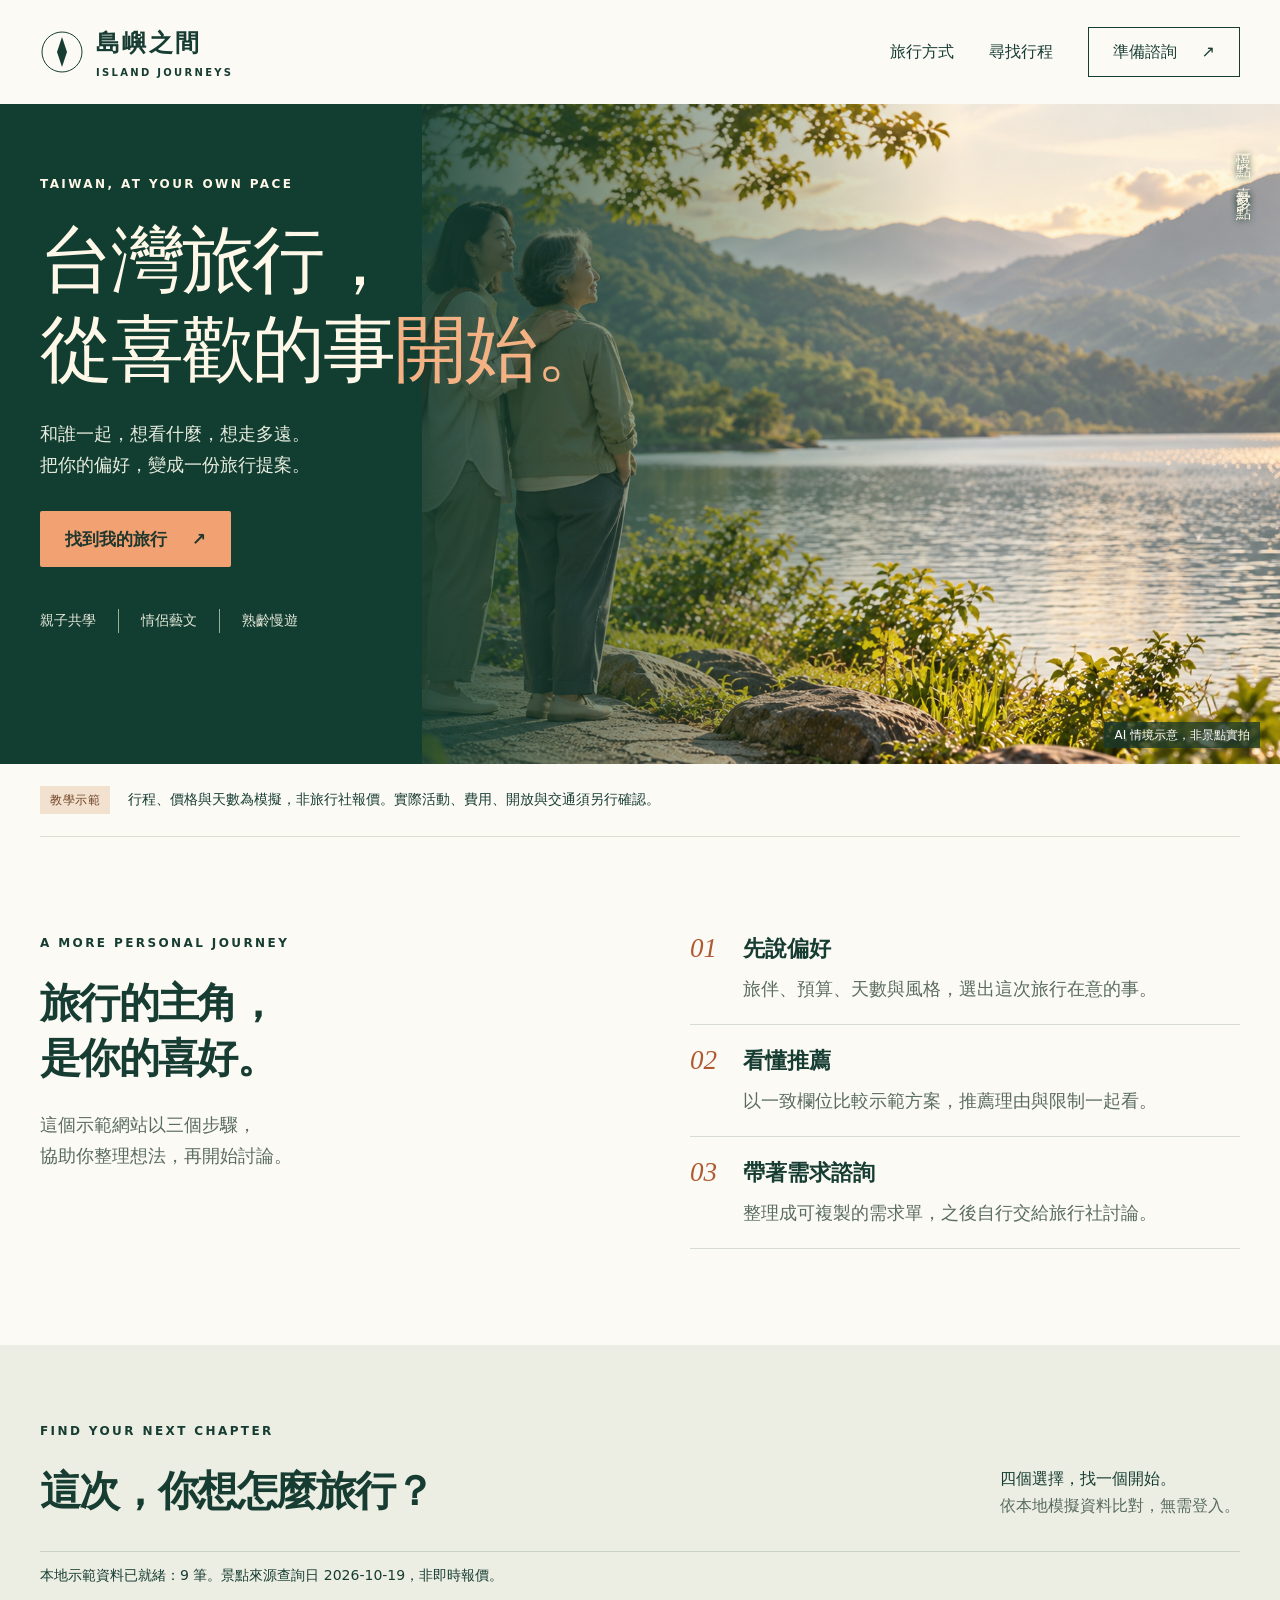
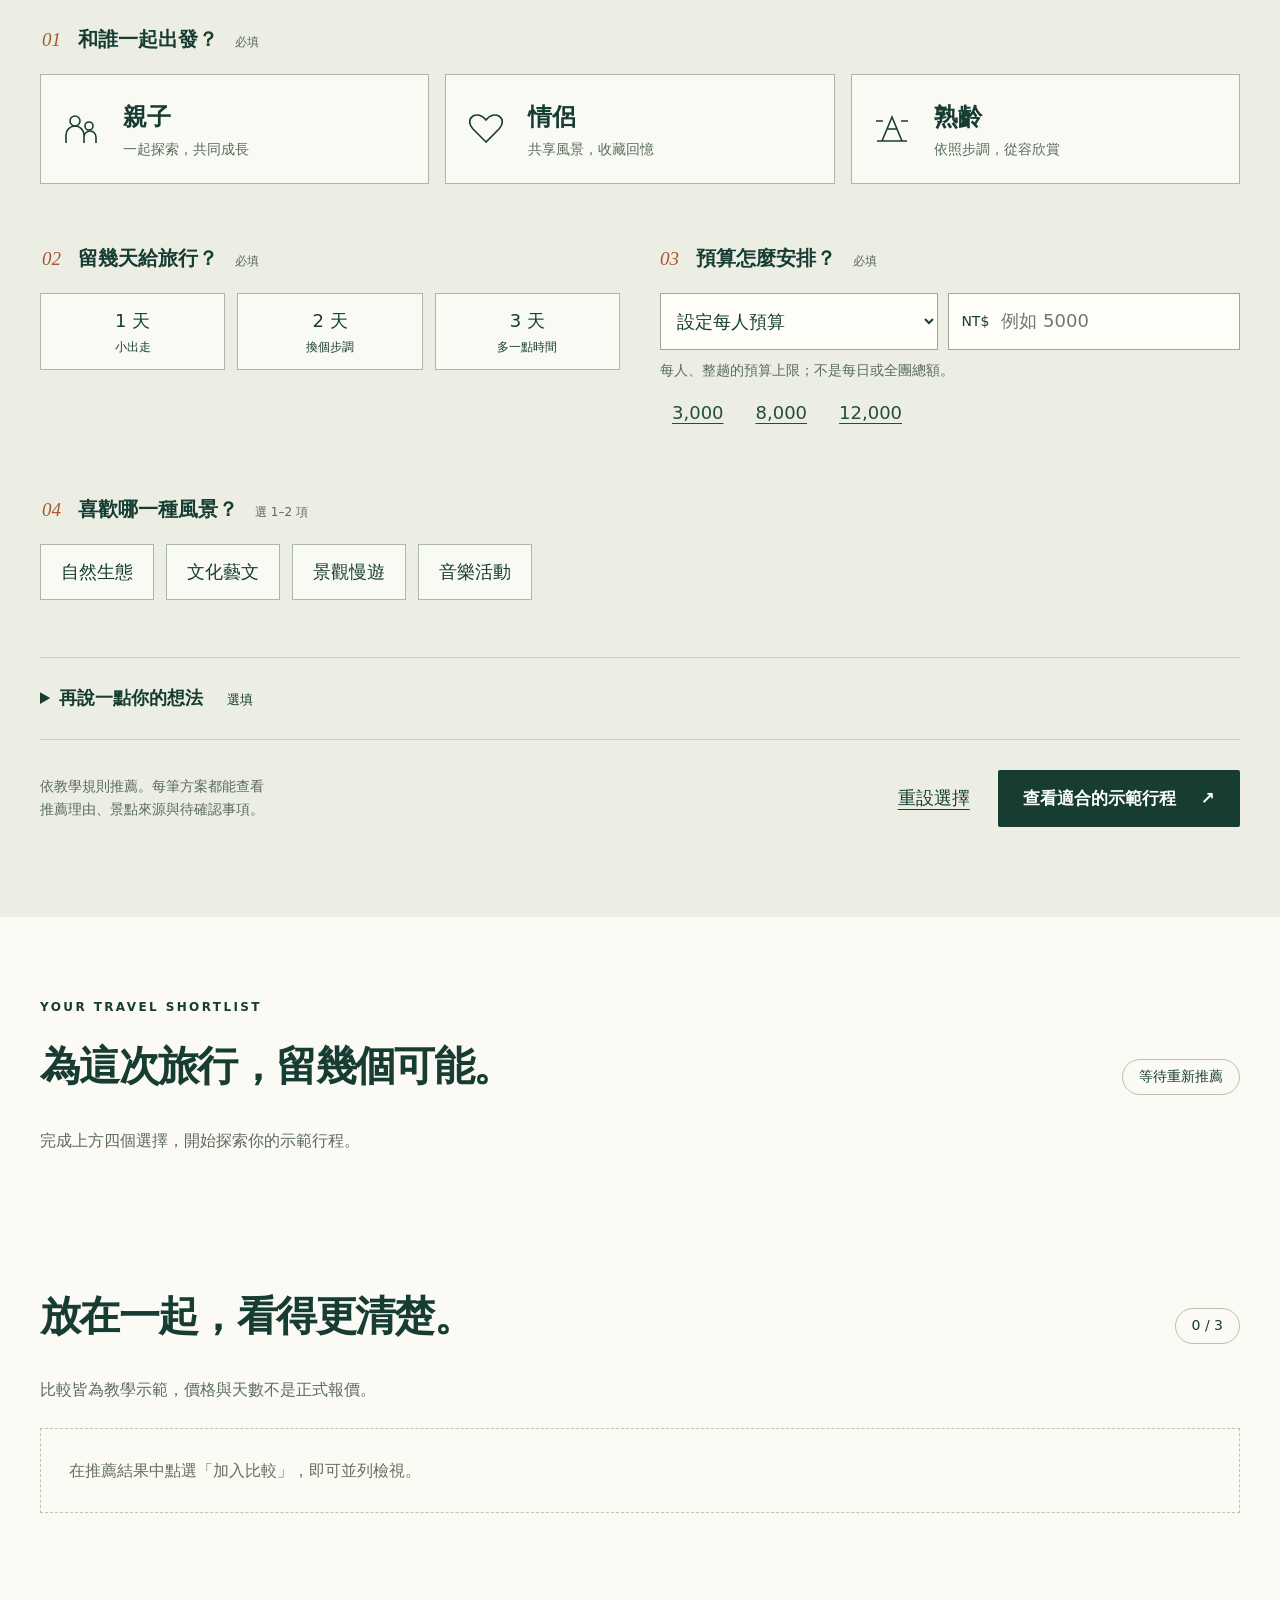
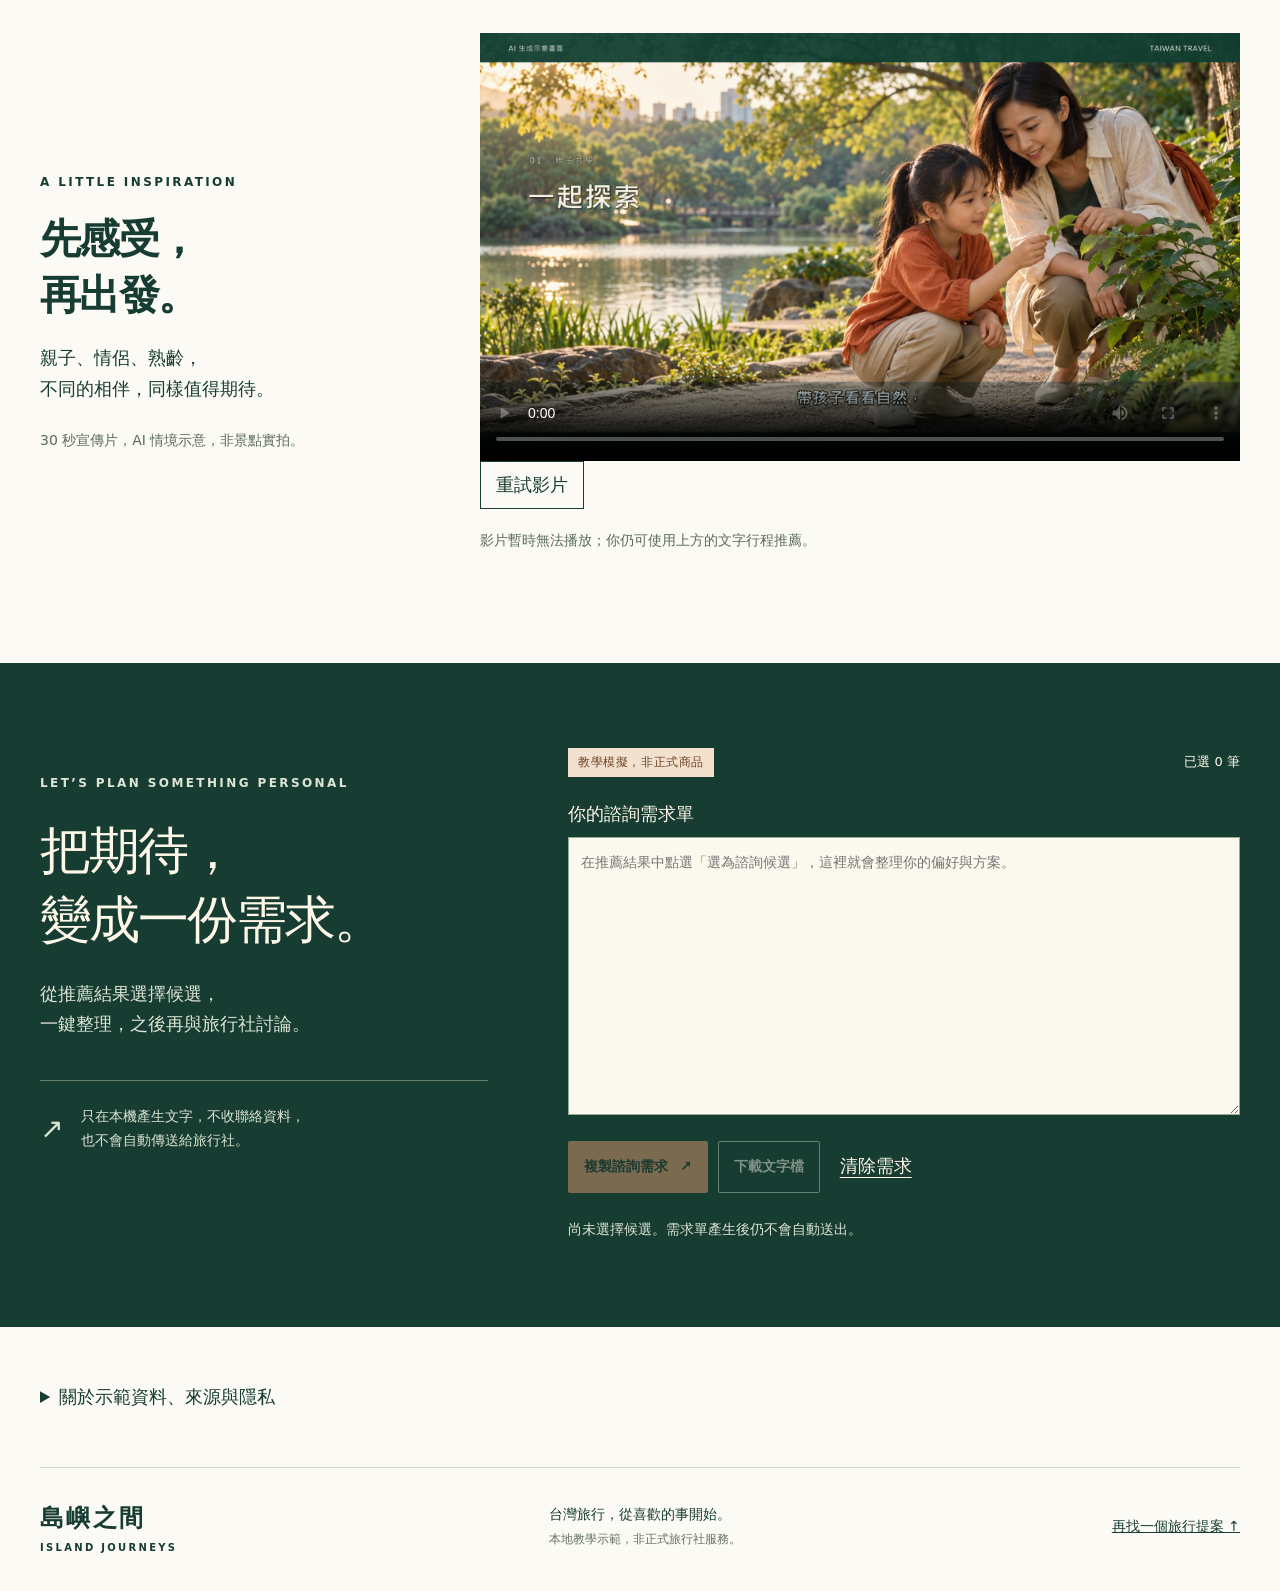
<file: index.html>
<!doctype html>
<html lang="zh-Hant"><head><meta charset="utf-8"><meta name="viewport" content="width=device-width,initial-scale=1"><meta name="color-scheme" content="light"><meta name="description" content="依旅伴、預算、天數與風格，探索台灣旅行靈感。教學示範，非正式旅遊商品或保證報價。"><title>島嶼之間｜台灣旅行提案</title><link rel="icon" href="data:image/svg+xml,%3Csvg xmlns='http://www.w3.org/2000/svg' viewBox='0 0 40 40'%3E%3Ccircle cx='20' cy='20' r='20' fill='%23123e32'/%3E%3Cpath d='m20 6 5 14-5 14-5-14z' fill='%23e7834f'/%3E%3C/svg%3E"><link rel="stylesheet" href="site/styles.css"><script type="module" src="site/app.mjs"></script></head>
<body><a class="skip" href="#planner">跳至旅行規劃</a><header class="site-header"><a class="brand" href="#home" aria-label="島嶼之間首頁"><svg viewBox="0 0 44 44" aria-hidden="true"><circle cx="22" cy="22" r="20" fill="none" stroke="currentColor"/><path d="m22 7 5 15-5 15-5-15z" fill="currentColor"/></svg><span>島嶼之間<small>ISLAND JOURNEYS</small></span></a><nav aria-label="主要導覽"><a href="#approach">旅行方式</a><a href="#planner">尋找行程</a><a href="#inquiry" class="nav-cta">準備諮詢 <span aria-hidden="true">↗</span></a></nav></header>
<main id="home"><section class="hero" aria-labelledby="hero-title"><div class="hero-picture"><img src="video/assets_v1/scene-03.png" width="1672" height="941" alt="AI 情境示意：兩位女性一起欣賞台灣風格的湖岸景觀，非景點實拍" fetchpriority="high"><span class="image-credit">AI 情境示意，非景點實拍</span></div><div class="hero-copy"><p class="eyebrow">TAIWAN, AT YOUR OWN PACE</p><h1 id="hero-title">台灣旅行，<br>從喜歡的事<span>開始。</span></h1><p class="hero-lead">和誰一起，想看什麼，想走多遠。<br>把你的偏好，變成一份旅行提案。</p><a href="#planner" class="button orange">找到我的旅行 <span aria-hidden="true">↗</span></a><div class="hero-tags"><span>親子共學</span><span>情侶藝文</span><span>熟齡慢遊</span></div></div><span class="hero-mark" aria-hidden="true">慢一點，喜歡多一點。</span></section>
<div class="disclosure wrap"><span class="badge">教學示範</span><p>行程、價格與天數為模擬，非旅行社報價。實際活動、費用、開放與交通須另行確認。</p></div>
<section id="approach" class="approach wrap" aria-labelledby="approach-title"><div class="section-heading"><p class="eyebrow">A MORE PERSONAL JOURNEY</p><h2 id="approach-title">旅行的主角，<br>是你的喜好。</h2><p>這個示範網站以三個步驟，<br>協助你整理想法，再開始討論。</p></div><div class="approach-steps"><article><span>01</span><div><h3>先說偏好</h3><p>旅伴、預算、天數與風格，選出這次旅行在意的事。</p></div></article><article><span>02</span><div><h3>看懂推薦</h3><p>以一致欄位比較示範方案，推薦理由與限制一起看。</p></div></article><article><span>03</span><div><h3>帶著需求諮詢</h3><p>整理成可複製的需求單，之後自行交給旅行社討論。</p></div></article></div></section>
<section id="planner" class="planner-section" aria-labelledby="planner-title"><div class="wrap"><div class="planner-heading"><div><p class="eyebrow">FIND YOUR NEXT CHAPTER</p><h2 id="planner-title">這次，你想怎麼旅行？</h2></div><p>四個選擇，找一個開始。<br><span class="muted">依本地模擬資料比對，無需登入。</span></p></div>
<div id="data-status" role="status" class="data-status">正在準備示範行程資料…</div><button type="button" id="retry-data" class="button secondary" hidden>重新載入資料</button>
<form id="preference-form" novalidate autocomplete="off">
<div class="form-grid"><fieldset class="field full" data-error="audience"><legend><span class="step">01</span> 和誰一起出發？ <span class="required">必填</span></legend><div class="audiences"><label class="audience"><input type="radio" name="audience" value="family" aria-describedby="error-audience"><span><svg viewBox="0 0 36 36" aria-hidden="true"><circle cx="12" cy="10" r="5"/><circle cx="26" cy="15" r="4"/><path d="M3 32v-8a9 9 0 0 1 18 0v8m0 0v-6a6 6 0 0 1 12 0v6"/></svg><strong>親子</strong><small>一起探索，共同成長</small></span></label><label class="audience"><input type="radio" name="audience" value="couple" aria-describedby="error-audience"><span><svg viewBox="0 0 36 36" aria-hidden="true"><path d="M18 31 5 18C-5 7 10-2 18 9c8-11 23-2 13 9Z"/></svg><strong>情侶</strong><small>共享風景，收藏回憶</small></span></label><label class="audience"><input type="radio" name="audience" value="senior" aria-describedby="error-audience"><span><svg viewBox="0 0 36 36" aria-hidden="true"><path d="M3 30h30M8 30l10-24 10 24M13 18h10M2 10h7m18 0h7"/></svg><strong>熟齡</strong><small>依照步調，從容欣賞</small></span></label></div><p class="field-error" id="error-audience"></p></fieldset>
<fieldset class="field" data-error="days"><legend><span class="step">02</span> 留幾天給旅行？ <span class="required">必填</span></legend><div class="pills days"><label><input type="radio" name="days" value="1" aria-describedby="error-days"><span>1 天 <small>小出走</small></span></label><label><input type="radio" name="days" value="2" aria-describedby="error-days"><span>2 天 <small>換個步調</small></span></label><label><input type="radio" name="days" value="3" aria-describedby="error-days"><span>3 天 <small>多一點時間</small></span></label></div><p class="field-error" id="error-days"></p></fieldset>
<div class="field" data-error="budget"><label class="field-label" for="budget-mode"><span class="step">03</span> 預算怎麼安排？ <span class="required">必填</span></label><div class="budget-inputs"><select id="budget-mode" name="budget_mode" aria-describedby="error-budget"><option value="limited">設定每人預算</option><option value="undecided">預算尚未決定</option></select><div class="money-input"><span>NT$</span><input id="budget" name="budget" type="text" inputmode="numeric" placeholder="例如 5000" aria-label="每人整趟預算上限，新台幣" aria-describedby="budget-help error-budget"></div></div><p class="helper" id="budget-help">每人、整趟的預算上限；不是每日或全團總額。</p><div class="budget-presets" aria-label="快速設定預算"><button type="button" data-budget="3000">3,000</button><button type="button" data-budget="8000">8,000</button><button type="button" data-budget="12000">12,000</button></div><p class="field-error" id="error-budget"></p></div>
<fieldset class="field full" data-error="styles"><legend><span class="step">04</span> 喜歡哪一種風景？ <span class="required">選 1–2 項</span></legend><div class="pills styles"><label><input type="checkbox" name="styles" value="nature" aria-describedby="error-styles"><span>自然生態</span></label><label><input type="checkbox" name="styles" value="culture" aria-describedby="error-styles"><span>文化藝文</span></label><label><input type="checkbox" name="styles" value="scenic" aria-describedby="error-styles"><span>景觀慢遊</span></label><label><input type="checkbox" name="styles" value="music" aria-describedby="error-styles"><span>音樂活動</span></label></div><p class="field-error" id="error-styles"></p></fieldset>
<details class="extras full"><summary>再說一點你的想法 <span>選填</span></summary><div class="extra-grid"><div data-error="date"><label for="departure">出發日期</label><input id="departure" name="departure_date" type="date" aria-describedby="date-help error-date"><p class="helper" id="date-help">限定活動需選日期；公告期間不代表每天都有演出。</p><p class="field-error" id="error-date"></p></div><div data-error="notes"><label for="notes">步行、休息或其他偏好</label><textarea id="notes" name="notes" rows="3" maxlength="300" placeholder="例如：希望安排較多休息時間" aria-describedby="notes-help error-notes"></textarea><p class="helper" id="notes-help">最多 300 字，請勿填姓名、電話、Email、證件或健康資料。</p><p class="field-error" id="error-notes"></p></div></div></details></div>
<div class="form-bottom"><p>依教學規則推薦。每筆方案都能查看<br>推薦理由、景點來源與待確認事項。</p><div><button id="reset" type="button" class="text-button">重設選擇</button><button id="recommend" type="submit" class="button dark" disabled>查看適合的示範行程 <span aria-hidden="true">↗</span></button></div></div><p class="form-message" id="form-message" role="status" tabindex="-1"></p></form></div></section>
<section id="results-section" class="results-section wrap" aria-labelledby="results-title"><div class="section-top"><div><p class="eyebrow">YOUR TRAVEL SHORTLIST</p><h2 id="results-title" tabindex="-1">為這次旅行，留幾個可能。</h2></div><span id="result-count" class="count-badge">等待你的選擇</span></div><p id="result-status" class="result-status" role="status">完成上方四個選擇，開始探索你的示範行程。</p><div id="results" class="results-grid"></div></section>
<section id="comparison-section" class="comparison-section wrap" aria-labelledby="comparison-title"><div class="section-top"><h2 id="comparison-title">放在一起，看得更清楚。</h2><span class="count-badge" id="comparison-count">0 / 3</span></div><p class="section-note">比較皆為教學示範，價格與天數不是正式報價。</p><div id="comparison" class="comparison-grid"><p class="empty-hint">在推薦結果中點選「加入比較」，即可並列檢視。</p></div><p id="comparison-message" role="status"></p></section>
<section class="film-section wrap" aria-labelledby="film-title"><div><p class="eyebrow">A LITTLE INSPIRATION</p><h2 id="film-title">先感受，<br>再出發。</h2><p>親子、情侶、熟齡，<br>不同的相伴，同樣值得期待。</p><span class="helper">30 秒宣傳片，AI 情境示意，非景點實拍。</span></div><div><video id="travel-film" controls playsinline preload="metadata" poster="video/render_v1/previews/frame-02.0.png" width="1920" height="1080"><source src="video/final/taiwan-travel-30s-v01.mp4" type="video/mp4"><track kind="captions" label="繁體中文字幕" srclang="zh-TW" src="site/captions.vtt">你的瀏覽器不支援影片播放。</video><p class="helper" id="film-status" role="status">點擊播放，聲音由你控制。影片亦包含燒錄字幕。</p></div></section>
<section id="inquiry" class="inquiry-section" aria-labelledby="inquiry-title"><div class="wrap inquiry-grid"><div><p class="eyebrow">LET’S PLAN SOMETHING PERSONAL</p><h2 id="inquiry-title">把期待，<br>變成一份需求。</h2><p>從推薦結果選擇候選，<br>一鍵整理，之後再與旅行社討論。</p><div class="privacy-note"><span aria-hidden="true">↗</span><p>只在本機產生文字，不收聯絡資料，<br>也不會自動傳送給旅行社。</p></div></div><div class="inquiry-panel"><div class="inquiry-top"><span class="badge">教學模擬，非正式商品</span><span id="inquiry-count">已選 0 筆</span></div><label for="inquiry-text">你的諮詢需求單</label><textarea id="inquiry-text" readonly rows="10" placeholder="在推薦結果中點選「選為諮詢候選」，這裡就會整理你的偏好與方案。"></textarea><div class="inquiry-actions"><button type="button" id="copy-inquiry" class="button orange" disabled>複製諮詢需求 <span aria-hidden="true">↗</span></button><button type="button" id="download-inquiry" class="button outline" disabled>下載文字檔</button><button type="button" id="clear-inquiry" class="text-button">清除需求</button></div><p id="inquiry-status" role="status">尚未選擇候選。需求單產生後仍不會自動送出。</p></div></div></section>
<section class="sources-section wrap" aria-labelledby="sources-title"><details><summary id="sources-title">關於示範資料、來源與隱私</summary><div class="sources-copy"><p>「島嶼之間」為教學示範品牌。本網站的 9 組方案、價格與天數均為模擬，不接受預訂，也不提供保證報價。景點特色及活動期間參考交通部觀光署開放資料與官方活動資訊，原查詢日為 2026-10-19，本網站沒有即時重新查證。</p><p>每個方案附「官方景點／活動資訊」連結，只支持景點特色或公告期間，不支持模擬報價。客群與風格為企劃判斷，不代表官方認證；慢遊不保證全程無障礙。頁面圖片為 AI 情境示意，並非對應景點實拍。</p><p>你的選擇只留在當次頁面記憶體，不寫入永久儲存或傳送至外部服務。重新整理或按清除即重設。沒有 Supabase、帳密、付費 API 或追蹤器。</p><a href="docs/weekly-report.md">閱讀旅遊情報週報 ↗</a><a href="research/sources.md">查看研究來源紀錄 ↗</a></div></details></section>
</main><footer class="site-footer wrap"><a class="brand" href="#home"><span>島嶼之間<small>ISLAND JOURNEYS</small></span></a><p>台灣旅行，從喜歡的事開始。<br><span>本地教學示範，非正式旅行社服務。</span></p><a href="#planner">再找一個旅行提案 ↑</a></footer><noscript><p class="noscript">請啟用 JavaScript 以使用本機推薦與諮詢摘要。此網站不需付費 API。</p></noscript></body></html>
</file>
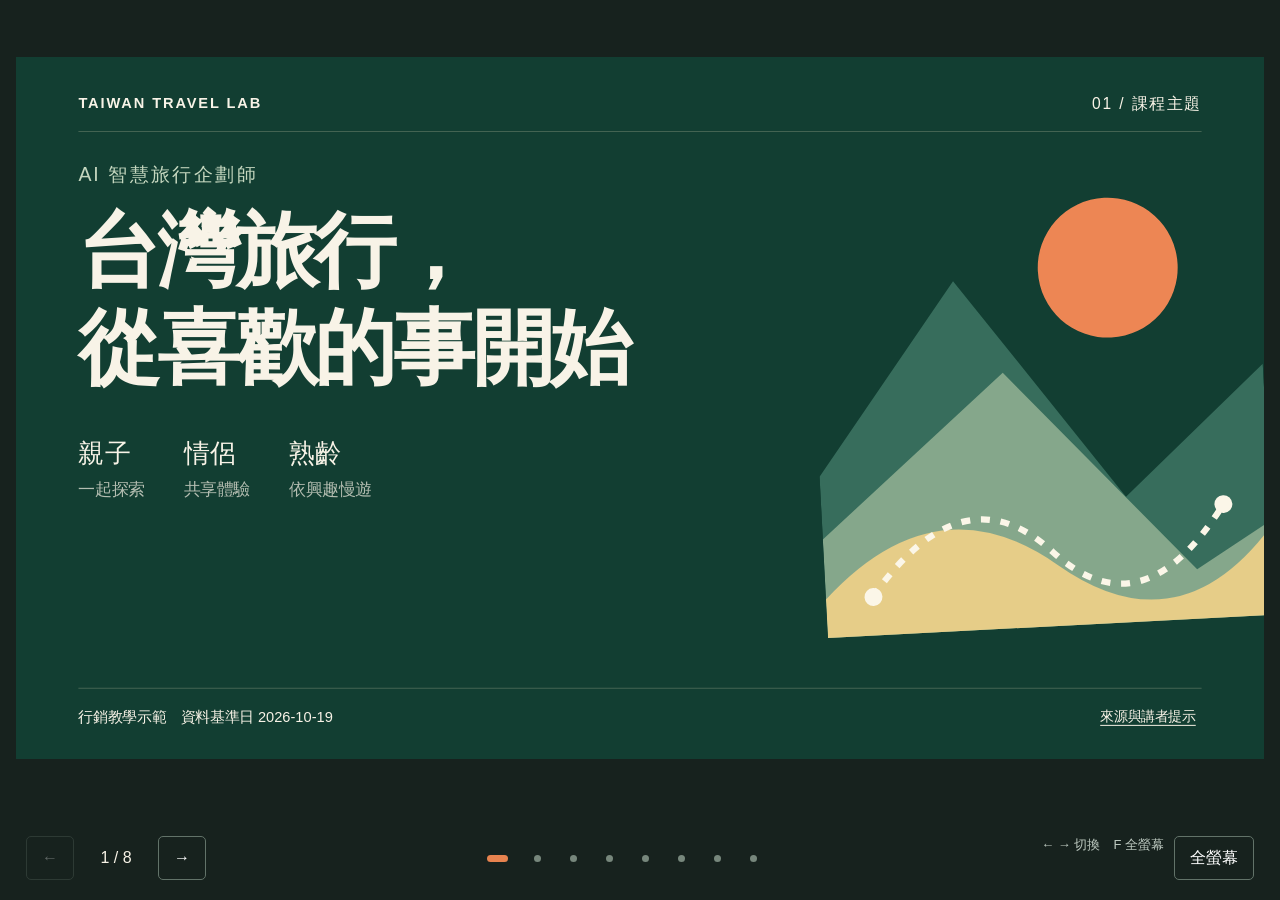
<file: slides.html>
<!doctype html><html lang="zh-Hant"><head><meta charset="utf-8"><meta name="viewport" content="width=device-width,initial-scale=1"><meta name="color-scheme" content="light"><title>台灣旅行｜旅行社行銷簡報</title><style>
:root{--cream:#f8f3e7;--green:#123e32;--orange:#e7834f;--muted:#52675c}*{box-sizing:border-box}body{margin:0;background:#17221e;color:var(--green);font-family:"Microsoft JhengHei","Noto Sans TC",sans-serif}button,input,select,textarea{font:inherit}button,a{touch-action:manipulation}button{cursor:pointer}button:focus-visible,a:focus-visible,input:focus-visible,textarea:focus-visible{outline:3px solid var(--orange);outline-offset:4px}button:disabled{opacity:.3;cursor:default}[hidden]{display:none!important}.viewport{height:calc(100dvh - 84px);display:flex;align-items:center;justify-content:center;overflow:hidden;padding:16px}.stage-wrap{position:relative}.stage{width:1280px;height:720px;transform-origin:top left}.slide{width:1280px;height:720px;position:relative;background:var(--cream);padding:38px 64px 34px;overflow:hidden}.slide.dark{background:var(--green);color:var(--cream)}header{display:flex;justify-content:space-between;font-size:16px;letter-spacing:.12em;border-bottom:1px solid #8d9b8266;padding-bottom:17px}.edition{font-size:15px;font-weight:700}.content{position:relative;padding-top:30px}.kicker{font-size:20px;margin:0 0 16px;letter-spacing:.1em;color:var(--muted)}.dark .kicker{color:#c5d7bf}h1,h2{font-family:"Noto Serif TC","Microsoft JhengHei",serif;font-weight:700;letter-spacing:-.04em;line-height:1.18;margin:0}h1{font-size:84px;position:relative;z-index:1}h2{font-size:64px}.cover-tags{display:flex;gap:40px;margin-top:40px}.cover-tags span{font-size:27px}.cover-tags small{display:block;font-size:17px;opacity:.7;margin-top:8px}.art{width:460px;height:480px;position:absolute;right:-64px;top:28px;transform:rotate(-3deg)}.art svg{width:100%;height:100%}.columns{display:grid;grid-template-columns:repeat(3,1fr);margin-top:34px;gap:36px}.columns article{border-top:2px solid #64846a66;padding-top:16px}.item-no{font-family:Georgia,serif;font-size:22px;color:#ac5430}.dark .item-no{color:#f3bb76}h3{font-size:29px;line-height:1.45;margin:12px 0}article p{font-size:23px;line-height:1.6;margin:0;color:var(--muted)}.dark article p{color:#c5d7bf}.s2 h2{font-size:70px}.s2 .columns h3{font-size:35px}.s2 .columns p{font-size:26px}.s3{background:#ebedda}.s4{background:#f4dfc8}.s5 .columns{margin-top:28px}.s5 h3{font-size:27px}.s6 h2{font-size:62px}.events{display:grid;grid-template-columns:repeat(3,1fr);gap:30px;margin-top:25px}.events article{border-top:3px solid var(--green);padding-top:12px}.events h3{font-size:26px;min-height:76px;margin:10px 0}.events p{font-size:23px;font-weight:700;color:var(--green)}.event-source{display:inline-block;font-size:17px;color:var(--muted);margin-top:14px}.process{display:grid;grid-template-columns:repeat(3,1fr);gap:32px;margin-top:30px}.process .item-no{font-size:46px}.process h3{font-size:34px}.s7{background:#e9c873}.s7 .kicker{color:var(--green)}.s7 article p{color:var(--green)}footer{position:absolute;bottom:28px;left:64px;right:64px;border-top:1px solid #8d9b8266;padding-top:14px;display:flex;gap:20px;align-items:center;justify-content:space-between;font-size:15px}footer p{margin:0;max-width:735px;line-height:1.5}.source-open{border:0;background:none;color:inherit;text-decoration:underline;text-underline-offset:4px;padding:6px;font-size:14px}.cta-layout{display:grid;grid-template-columns:1fr 1fr;gap:75px;margin-top:30px}.request-list>div{display:flex;gap:26px;border-bottom:1px solid #8d9b8266;padding:16px 0;align-items:center}.request-list strong{font-size:23px;white-space:nowrap}.request-list p{font-size:20px;margin:0;color:#c5d7bf}.consult{border-left:2px solid #e7834f;padding-left:36px}.consult-label{font-size:16px;color:#c5d7bf}.consult p{font-size:29px;line-height:1.5;margin:10px 0 20px}.primary{border:0;background:var(--orange);color:#172b21;padding:17px 23px;font-weight:700;font-size:20px;display:flex;gap:30px;align-items:center}.consult small{display:block;font-size:14px;margin-top:12px;opacity:.7}.controls{height:84px;display:flex;align-items:center;justify-content:space-between;gap:15px;padding:12px 26px;color:#f8f3e7;max-width:1400px;margin:auto}.controls button{background:none;border:1px solid #627369;color:#fff;border-radius:5px;padding:10px 15px;min-height:44px}.nav{display:flex;gap:12px;align-items:center}.counter{min-width:60px;text-align:center;font-variant-numeric:tabular-nums}.dots{display:flex;gap:10px}.dots button{border:0;min-height:36px;min-width:26px;padding:8px}.dots button:after{content:'';display:block;width:7px;height:7px;background:#77877c;border-radius:50%}.dots button[aria-current=true]:after{background:var(--orange);width:21px;border-radius:4px}.help{font-size:13px;color:#bdc9c0}.toolbar{display:flex;gap:10px}dialog{border:0;border-radius:8px;background:var(--cream);color:var(--green);max-width:min(760px,94vw);width:760px;max-height:86dvh;padding:30px;box-shadow:0 18px 80px #0007}dialog::backdrop{background:#001b15bd}dialog h2{font-size:30px;margin:5px 45px 20px 0}dialog p,dialog li{font-size:17px;line-height:1.8}dialog a{color:#185c47;overflow-wrap:anywhere}.close{float:right;min-width:44px;min-height:44px;border:1px solid #59715e;background:none;color:inherit;border-radius:4px}.source-links{padding-left:23px}.source-links li{margin-bottom:12px}.source-date{font-size:14px!important;border-top:1px solid #91a18c;padding-top:14px}label{display:block;font-size:16px;font-weight:700;margin-top:17px}input,textarea{display:block;width:100%;border:1px solid #6f846f;border-radius:4px;padding:12px;background:#fffdf7;color:#173e32;font-size:17px;margin-top:7px}textarea{min-height:90px;resize:vertical}.form-actions{display:flex;gap:12px;align-items:center;flex-wrap:wrap;margin-top:20px}.form-actions .primary{font-size:17px}.status{font-size:15px}#summary-output{white-space:pre-wrap;border-left:3px solid var(--orange);padding-left:15px}#fullscreen-status{position:fixed;bottom:89px;right:20px;background:var(--cream);color:var(--green);padding:10px;z-index:5;max-width:90vw}.print-title{display:none}
@media(max-width:680px) and (orientation:portrait){.viewport{height:calc(100dvh - 74px);padding:0;display:block;overflow:auto}.stage-wrap{width:100%!important;height:auto!important}.stage{width:100%;height:auto;transform:none!important}.slide{width:100%;height:auto;min-height:calc(100dvh - 74px);padding:24px 24px 30px;overflow:hidden}header{font-size:12px;letter-spacing:.03em}.edition{font-size:11px}.content{padding-top:30px}.kicker{font-size:16px;line-height:1.6;margin-bottom:14px}h1{font-size:48px}h2,.s2 h2,.s6 h2{font-size:43px}.art{position:relative;top:auto;right:auto;width:85%;height:220px;margin:14px 0 0 auto}.art svg{object-fit:contain}.cover-tags{gap:24px;margin-top:28px}.cover-tags span{font-size:24px}.cover-tags small{font-size:14px}.columns,.events,.process{grid-template-columns:1fr;gap:21px;margin-top:28px}.columns article{padding-top:10px}h3,.s5 h3,.events h3,.s2 .columns h3,.process h3{font-size:25px;min-height:0;margin:7px 0}.columns p,.s2 .columns p,.events p,.process p{font-size:20px}.item-no,.process .item-no{font-size:21px}.event-source{margin-top:8px;font-size:15px}footer{position:static;margin-top:30px;padding-top:18px;display:block;font-size:13px}footer p{line-height:1.7}.source-open{padding:10px 0;font-size:13px}.cta-layout{grid-template-columns:1fr;gap:24px}.request-list>div{display:block;padding:12px 0}.request-list strong{font-size:20px}.request-list p{font-size:18px;margin-top:8px}.consult{padding-left:20px}.consult p{font-size:25px}.primary{font-size:17px;padding:16px}.controls{height:74px;padding:9px 12px}.controls button{padding:8px 11px}.dots,.help{display:none}.toolbar{gap:6px}.counter{min-width:46px}dialog{padding:22px}dialog h2{font-size:25px}}
@media(prefers-reduced-motion:no-preference){.slide:not([hidden]) .content{animation:enter .3s ease-out}@keyframes enter{from{opacity:.3;translate:0 8px}to{opacity:1;translate:0 0}}}
@media print{@page{size:320mm 180mm;margin:0}body{background:white}.viewport{height:auto;overflow:visible;padding:0;display:block}.stage-wrap{width:auto!important;height:auto!important}.stage{transform:none!important;width:1280px;height:auto}.slide,.slide[hidden]{display:block!important;page-break-after:always;break-after:page;width:1280px;height:720px;print-color-adjust:exact;-webkit-print-color-adjust:exact}.controls,dialog,#fullscreen-status{display:none!important}.slide .content{animation:none!important}}
</style></head><body><noscript><p style="padding:30px;color:white">請啟用 JavaScript 以切換簡報與顯示來源。</p></noscript><main class="viewport" id="viewport"><div class="stage-wrap"><div class="stage"><section class="slide s1 dark" aria-label="第1張：課程主題" >
<header><span class="edition">TAIWAN TRAVEL LAB</span><span>01 / 課程主題</span></header>
<div class="content"><p class="kicker">AI 智慧旅行企劃師</p><h1>台灣旅行，<br>從喜歡的事開始</h1>
<div class="cover-tags"><span>親子<small>一起探索</small></span><span>情侶<small>共享體驗</small></span><span>熟齡<small>依興趣慢遊</small></span></div><div class="art"><svg viewBox="0 0 500 520" aria-hidden="true"><circle cx="333" cy="124" r="78" fill="#ed8654"/><path d="M0 340 160 130 340 380 500 240V520H0Z" fill="#376d5c"/><path d="m0 410 210-175 205 230 85-50v105H0Z" fill="#85a78b"/><path d="M0 477Q130 350 260 452T500 421V520H0Z" fill="#e6cd88"/><path d="M52 477Q160 340 255 437T448 394" fill="none" stroke="#fbf6e8" stroke-width="7" stroke-dasharray="10 12"/><circle cx="53" cy="477" r="10" fill="#fbf6e8"/><circle cx="448" cy="394" r="10" fill="#fbf6e8"/></svg></div></div>
<footer><p>行銷教學示範　資料基準日 2026-10-19</p><button class="source-open" data-slide="0">來源與講者提示</button></footer></section>
<section class="slide s2 " aria-label="第2張：市場需求" hidden>
<header><span class="edition">TAIWAN TRAVEL LAB</span><span>02 / 市場需求</span></header>
<div class="content"><p class="kicker">三類需求提問</p><h2>先了解旅客，<br>再選目的地</h2>
<div class="columns"><article><span class="item-no">01</span><h3>親子</h3><p>孩子想探索什麼？</p></article><article><span class="item-no">02</span><h3>情侶</h3><p>想一起體驗什麼？</p></article><article><span class="item-no">03</span><h3>熟齡</h3><p>步行與休息怎麼安排？</p></article></div></div>
<footer><p>需求分析框架，非市場規模或成長統計</p><button class="source-open" data-slide="1">來源與講者提示</button></footer></section>
<section class="slide s3 " aria-label="第3張：親子旅遊" hidden>
<header><span class="edition">TAIWAN TRAVEL LAB</span><span>03 / 親子旅遊</span></header>
<div class="content"><p class="kicker">生態觀察 × 文化共學</p><h2>把好奇心，<br>帶進旅行</h2>
<div class="columns"><article><span class="item-no">01</span><h3>大安森林公園</h3><p>都市生態與遊戲空間</p></article><article><span class="item-no">02</span><h3>國立海洋生物博物館</h3><p>海洋生態展示</p></article><article><span class="item-no">03</span><h3>十三行博物館</h3><p>考古與先民生活</p></article></div></div>
<footer><p>先確認孩子年齡、興趣與展館開放資訊</p><button class="source-open" data-slide="2">來源與講者提示　S01 / S03 / S05</button></footer></section>
<section class="slide s4 " aria-label="第4張：情侶旅遊" hidden>
<header><span class="edition">TAIWAN TRAVEL LAB</span><span>04 / 情侶旅遊</span></header>
<div class="content"><p class="kicker">建築庭園 × 湖景 × 音樂</p><h2>一起看風景，<br>也一起找共鳴</h2>
<div class="columns"><article><span class="item-no">01</span><h3>北投文物館</h3><p>日式建築與庭園</p></article><article><span class="item-no">02</span><h3>向山眺望平台</h3><p>日月潭湖景</p></article><article><span class="item-no">03</span><h3>臺中爵士音樂節</h3><p>戶外現場音樂</p></article></div></div>
<footer><p>推薦依共同興趣評估；活動日期見第 6 張</p><button class="source-open" data-slide="3">來源與講者提示　S02 / S04 / S08</button></footer></section>
<section class="slide s5 dark" aria-label="第5張：熟齡旅遊" hidden>
<header><span class="edition">TAIWAN TRAVEL LAB</span><span>05 / 熟齡旅遊</span></header>
<div class="content"><p class="kicker">文化欣賞 × 城市散步 × 山林景觀</p><h2>依自己的步調，<br>享受喜歡的事</h2>
<div class="columns"><article><span class="item-no">01</span><h3>大安森林公園</h3><p>評估短程散步與休息</p></article><article><span class="item-no">02</span><h3>北投文物館／十三行</h3><p>依文化興趣選館</p></article><article><span class="item-no">03</span><h3>阿里山森林遊樂區</h3><p>依體力評估山區活動</p></article></div></div>
<footer><p>熟齡推薦為有條件建議；全程無障礙尚未驗證</p><button class="source-open" data-slide="4">來源與講者提示　S01 / S02 / S05 / S06</button></footer></section>
<section class="slide s6 " aria-label="第6張：推薦方案" hidden>
<header><span class="edition">TAIWAN TRAVEL LAB</span><span>06 / 推薦方案</span></header>
<div class="content"><p class="kicker">三項活動候選</p><h2>用活動，<br>找到出遊主題</h2>
<div class="events"><article><span class="item-no">01</span><h3>日月潭花火音樂嘉年華</h3><p>2026-09-12 ～ 11-14</p><a class="event-source" target="_blank" rel="noopener noreferrer" href="https://www.sunmoonlake.gov.tw/Events/Activitys?a=24&amp;id=7">S07 官方公告 ↗</a></article><article><span class="item-no">02</span><h3>臺中爵士音樂節</h3><p>2026-10-16 ～ 10-25</p><a class="event-source" target="_blank" rel="noopener noreferrer" href="https://www.taiwan.net.tw/m1.aspx?lid=081671&amp;sNo=0001019">S08 官方公告 ↗</a></article><article><span class="item-no">03</span><h3>新社花海暨臺中國際花毯節</h3><p>2026-10-31 ～ 11-22</p><a class="event-source" target="_blank" rel="noopener noreferrer" href="https://www.taiwan.net.tw/m1.aspx?lid=081878&amp;sNo=0001019">S09 官方公告 ↗</a></article></div></div>
<footer><p>系列期間非每日演出；場次、花況、費用與交通待查</p><button class="source-open" data-slide="5">來源與講者提示　S07 / S08 / S09</button></footer></section>
<section class="slide s7 " aria-label="第7張：旅行社的專業優勢" hidden>
<header><span class="edition">TAIWAN TRAVEL LAB</span><span>07 / 旅行社的專業優勢</span></header>
<div class="content"><p class="kicker">建議落實的服務流程</p><h2>把資料，<br>變成可執行的安排</h2>
<div class="process"><article><span class="item-no">01</span><h3>查來源</h3><p>特色、日期與公告逐項核對</p></article><article><span class="item-no">02</span><h3>問需求</h3><p>興趣、日期、體力與輔具</p></article><article><span class="item-no">03</span><h3>補細節</h3><p>費用、開放、交通與替代安排</p></article></div></div>
<footer><p>建議服務流程，非特定旅行社已具備的服務保證</p><button class="source-open" data-slide="6">來源與講者提示</button></footer></section>
<section class="slide s8 dark" aria-label="第8張：諮詢行動" hidden>
<header><span class="edition">TAIWAN TRAVEL LAB</span><span>08 / 諮詢行動</span></header>
<div class="content"><p class="kicker">先說偏好，再討論安排</p><h2>你想怎麼旅行？</h2>
<div class="cta-layout"><div class="request-list"><div><strong>01　出遊條件</strong><p>日期、出發地、人數與預算</p></div><div><strong>02　旅行偏好</strong><p>親子共學、藝文體驗或慢遊</p></div><div><strong>03　移動需求</strong><p>步行、休息與輔具需求</p></div></div><div class="consult"><span class="consult-label">現場諮詢練習</span><p>先準備這三項，<br>一起縮小候選範圍。</p><button class="primary" id="summary-open">準備我的需求摘要 <span aria-hidden="true">↗</span></button><small>本機填寫，不會傳送資料</small></div></div></div>
<footer><p>示範諮詢入口；尚未串接旅行社聯絡或名單系統</p><button class="source-open" data-slide="7">來源與講者提示</button></footer></section></div></div></main><nav class="controls" aria-label="簡報控制"><div class="nav"><button id="prev" aria-label="上一張">←</button><span class="counter" aria-live="polite">1 / 8</span><button id="next" aria-label="下一張">→</button></div><div class="dots"><button data-index="0" aria-label="第1張 課程主題" aria-current="true"></button><button data-index="1" aria-label="第2張 市場需求" ></button><button data-index="2" aria-label="第3張 親子旅遊" ></button><button data-index="3" aria-label="第4張 情侶旅遊" ></button><button data-index="4" aria-label="第5張 熟齡旅遊" ></button><button data-index="5" aria-label="第6張 推薦方案" ></button><button data-index="6" aria-label="第7張 旅行社的專業優勢" ></button><button data-index="7" aria-label="第8張 諮詢行動" ></button></div><div class="toolbar"><span class="help">← → 切換　F 全螢幕</span><button id="fullscreen">全螢幕</button></div></nav><div id="fullscreen-status" role="status" hidden></div><dialog id="source-dialog" aria-labelledby="source-title"><button class="close" aria-label="關閉來源視窗">✕</button><h2 id="source-title">來源與講者提示</h2><div id="source-body"></div></dialog><dialog id="summary-dialog" aria-labelledby="summary-title"><button class="close" aria-label="關閉需求摘要">✕</button><h2 id="summary-title">準備我的需求摘要</h2><p>僅在本機頁面整理，不儲存、不傳送聯絡資料。</p><form id="summary-form"><label>日期、出發地、人數與預算<input name="conditions" placeholder="請填入你的出遊條件" maxlength="180" required></label><label>想體驗的旅行主題<input name="preference" placeholder="例如：文化欣賞、海洋生態" maxlength="180" required></label><label>步行、休息與輔具需求<textarea name="mobility" placeholder="請填入希望先討論的安排" maxlength="300" required></textarea></label><div class="form-actions"><button class="primary" type="submit">產生摘要</button><button type="button" id="copy-summary" hidden>複製摘要</button><span class="status" role="status" id="copy-status"></span></div></form><p id="summary-output" tabindex="0" hidden></p></dialog><script>
const content={"deck":[{"label":"課程主題","title":"台灣旅行，\n從喜歡的事開始","sub":"AI 智慧旅行企劃師","items":[["親子","一起探索"],["情侶","共享體驗"],["熟齡","依興趣慢遊"]],"note":"旅行社行銷教學示範。以旅遊情報週報為基礎，練習需求詢問、客群推薦與諮詢引導。推薦皆為候選，並非已上架產品。資料基準日為2026-10-19，本次未重查即時營運資訊。","refs":[],"caveat":"行銷教學示範　資料基準日 2026-10-19"},{"label":"市場需求","title":"先了解旅客，\n再選目的地","sub":"三類需求提問","items":[["親子","孩子想探索什麼？"],["情侶","想一起體驗什麼？"],["熟齡","步行與休息怎麼安排？"]],"note":"這是週報所提出的需求分析框架，不是市場調查結論。現有資料沒有客群規模、需求增長、詢問量或成交統計，不能宣稱某客群正在增加。先詢問興趣與限制，再選擇候選。","refs":[],"caveat":"需求分析框架，非市場規模或成長統計"},{"label":"親子旅遊","title":"把好奇心，\n帶進旅行","sub":"生態觀察 × 文化共學","items":[["大安森林公園","都市生態與遊戲空間"],["國立海洋生物博物館","海洋生態展示"],["十三行博物館","考古與先民生活"]],"note":"親子推薦依週報研究判斷。大安可觀察自然，海生館以海洋展示為主，十三行介紹考古。海生館來源更新較舊，須再核對實際展館。先問孩子年齡與興趣，互動課程及夜宿名額都未確認。","refs":["S01","S03","S05"],"caveat":"先確認孩子年齡、興趣與展館開放資訊"},{"label":"情侶旅遊","title":"一起看風景，\n也一起找共鳴","sub":"建築庭園 × 湖景 × 音樂","items":[["北投文物館","日式建築與庭園"],["向山眺望平台","日月潭湖景"],["臺中爵士音樂節","戶外現場音樂"]],"note":"情侶推薦是依建築、湖景與音樂特色延伸的企劃判斷。北投文物館須確認坡度與接送，向山平台須確認動線及收費。爵士音樂節公告期間2026-10-16至10-25，逐日節目與座位未確認。","refs":["S02","S04","S08"],"caveat":"推薦依共同興趣評估；活動日期見第 6 張"},{"label":"熟齡旅遊","title":"依自己的步調，\n享受喜歡的事","sub":"文化欣賞 × 城市散步 × 山林景觀","items":[["大安森林公園","評估短程散步與休息"],["北投文物館／十三行","依文化興趣選館"],["阿里山森林遊樂區","依體力評估山區活動"]],"note":"熟齡不等於行動不便，也不代表每位旅客都能走同一條路線。可依興趣選大安、北投、十三行或阿里山，接送、坡度、樓層與輔具需另查。阿里山天候及鐵道狀態待確認，不保證日出雲海。","refs":["S01","S02","S05","S06"],"caveat":"熟齡推薦為有條件建議；全程無障礙尚未驗證"},{"label":"推薦方案","title":"用活動，\n找到出遊主題","sub":"三項活動候選","items":[["日月潭花火音樂嘉年華","2026-09-12 ～ 11-14"],["臺中爵士音樂節","2026-10-16 ～ 10-25"],["新社花海暨臺中國際花毯節","2026-10-31 ～ 11-22"]],"note":"本頁是主題候選，並非已報價或可預訂套裝。依2026-10-19研究資料，三個期間分別為9/12至11/14、10/16至10/25、10/31至11/22。日月潭不是每日有花火，新社尚未開始，所有活動出發前須重查。","refs":["S07","S08","S09"],"caveat":"系列期間非每日演出；場次、花況、費用與交通待查"},{"label":"旅行社的專業優勢","title":"把資料，\n變成可執行的安排","sub":"建議落實的服務流程","items":[["查來源","特色、日期與公告逐項核對"],["問需求","興趣、日期、體力與輔具"],["補細節","費用、開放、交通與替代安排"]],"note":"此頁將週報查證與諮詢步驟轉為建議服務流程，沒有資料證明示範旅行社已具備全部服務。尚未提供旅行社品牌、資歷、認證、實際績效或服務保證，不得自行編造。完成查證後，才可形成正式報價與行程。","refs":[],"caveat":"建議服務流程，非特定旅行社已具備的服務保證"},{"label":"諮詢行動","title":"你想怎麼旅行？","sub":"先說偏好，再討論安排","items":[["01　出遊條件","日期、出發地、人數與預算"],["02　旅行偏好","親子共學、藝文體驗或慢遊"],["03　移動需求","步行、休息與輔具需求"]],"note":"諮詢採需求導向。先詢問出遊條件、偏好及移動需求，補查價格、開放與交通後，再討論方案。此簡報的需求摘要僅供現場討論，可手動複製，不收集聯絡資料，也未連接外部表單或傳送服務。","refs":[],"caveat":"示範諮詢入口；尚未串接旅行社聯絡或名單系統"}],"sources":{"S01":{"name":"大安森林公園","url":"https://media.taiwan.net.tw/zh-tw/portal/travel/details/attraction_379000000a_000190"},"S02":{"name":"北投文物館","url":"https://media.taiwan.net.tw/zh-tw/portal/travel/details/attraction_a25000000e_000057"},"S03":{"name":"國立海洋生物博物館","url":"https://media.taiwan.net.tw/en-us/portal/travel/details/attraction_376530000a_000070"},"S04":{"name":"向山眺望平台","url":"https://media.taiwan.net.tw/zh-tw/portal/travel/details/attraction_a15010600h_000032"},"S05":{"name":"十三行博物館","url":"https://media.taiwan.net.tw/zh-tw/portal/travel/details/tourismservicesite_a15010000h_000173"},"S06":{"name":"阿里山國家森林遊樂區","url":"https://media.taiwan.net.tw/zh-tw/portal/travel/details/attraction_345040000g_000012"},"S07":{"name":"2026日月潭花火音樂嘉年華","url":"https://www.sunmoonlake.gov.tw/Events/Activitys?a=24&id=7"},"S08":{"name":"2026臺中爵士音樂節","url":"https://www.taiwan.net.tw/m1.aspx?lid=081671&sNo=0001019"},"S09":{"name":"2026新社花海暨臺中國際花毯節","url":"https://www.taiwan.net.tw/m1.aspx?lid=081878&sNo=0001019"}}};
const slides=[...document.querySelectorAll('.slide')],viewport=document.querySelector('.viewport'),stage=document.querySelector('.stage'),wrap=document.querySelector('.stage-wrap');let current=0;
function fit(){if(matchMedia('(max-width:680px) and (orientation:portrait)').matches){stage.style.transform='none';wrap.style.width='100%';wrap.style.height='auto';return}const s=Math.min((viewport.clientWidth-32)/1280,(viewport.clientHeight-32)/720);stage.style.transform='scale('+s+')';wrap.style.width=1280*s+'px';wrap.style.height=720*s+'px'}
function show(n,update=true){current=Math.max(0,Math.min(7,n));slides.forEach((s,i)=>s.hidden=i!==current);document.querySelector('.counter').textContent=(current+1)+' / 8';document.querySelector('#prev').disabled=current===0;document.querySelector('#next').disabled=current===7;document.querySelectorAll('.dots button').forEach((b,i)=>{if(i===current)b.setAttribute('aria-current','true');else b.removeAttribute('aria-current')});if(update)history.replaceState(null,'','#'+(current+1));viewport.scrollTop=0;fit()}
function fromHash(){const n=Number(location.hash.slice(1));show(Number.isInteger(n)&&n>=1&&n<=8?n-1:0,false)}
document.querySelector('#prev').onclick=()=>show(current-1);document.querySelector('#next').onclick=()=>show(current+1);document.querySelectorAll('.dots button').forEach(b=>b.onclick=()=>show(Number(b.dataset.index)));
const sd=document.querySelector('#source-dialog');document.querySelectorAll('.source-open').forEach(b=>b.onclick=()=>{const d=content.deck[Number(b.dataset.slide)],body=document.querySelector('#source-body');body.replaceChildren();const p=document.createElement('p');p.textContent=d.note;body.append(p);const ul=document.createElement('ul');ul.className='source-links';d.refs.forEach(id=>{const li=document.createElement('li'),a=document.createElement('a');a.href=content.sources[id].url;a.textContent=id+' '+content.sources[id].name+' 官方來源 ↗';a.target='_blank';a.rel='noopener noreferrer';li.append(a);ul.append(li)});body.append(ul);const date=document.createElement('p');date.className='source-date';date.textContent='研究查詢日：2026-10-19。本簡報沿用週報，未重查即時狀況。價格、開放時間與交通班次尚未核實。';body.append(date);const a=document.createElement('a');a.href='docs/weekly-report.md';a.textContent='閱讀完整週報';body.append(a);sd.showModal()});
document.querySelectorAll('dialog').forEach(d=>{d.querySelector('.close').onclick=()=>d.close();d.addEventListener('click',e=>{const r=d.getBoundingClientRect();if(e.clientX<r.left||e.clientX>r.right||e.clientY<r.top||e.clientY>r.bottom)d.close()})});
async function fullscreen(){const status=document.querySelector('#fullscreen-status');try{if(document.fullscreenElement)await document.exitFullscreen();else if(document.documentElement.requestFullscreen)await document.documentElement.requestFullscreen();else throw Error('unavailable');status.hidden=true}catch{status.textContent='此瀏覽器未允許全螢幕。桌面版可使用瀏覽器的 F11 展示。';status.hidden=false;setTimeout(()=>status.hidden=true,6000)}}document.querySelector('#fullscreen').onclick=fullscreen;document.addEventListener('fullscreenchange',()=>{document.querySelector('#fullscreen').textContent=document.fullscreenElement?'退出全螢幕':'全螢幕';fit()});
document.addEventListener('keydown',e=>{if(e.ctrlKey||e.metaKey||e.altKey||document.querySelector('dialog[open]')||e.target.matches('input,textarea,select,[contenteditable=true]'))return;if(['ArrowRight','PageDown','ArrowLeft','PageUp','Home','End','f','F'].includes(e.key)){e.preventDefault();if(['ArrowRight','PageDown'].includes(e.key))show(current+1);if(['ArrowLeft','PageUp'].includes(e.key))show(current-1);if(e.key==='Home')show(0);if(e.key==='End')show(7);if(e.key.toLowerCase()==='f')fullscreen()}});
let startX=0,startY=0;viewport.addEventListener('touchstart',e=>{startX=e.changedTouches[0].clientX;startY=e.changedTouches[0].clientY},{passive:true});viewport.addEventListener('touchend',e=>{const dx=e.changedTouches[0].clientX-startX,dy=e.changedTouches[0].clientY-startY;if(Math.abs(dx)>75&&Math.abs(dx)>Math.abs(dy)*1.8)show(current+(dx<0?1:-1))},{passive:true});
const summary=document.querySelector('#summary-dialog');document.querySelector('#summary-open').onclick=()=>summary.showModal();document.querySelector('#summary-form').onsubmit=e=>{e.preventDefault();const form=new FormData(e.target);const out=document.querySelector('#summary-output');out.textContent='旅遊需求摘要\n出遊條件：'+form.get('conditions')+'\n旅行偏好：'+form.get('preference')+'\n移動需求：'+form.get('mobility')+'\n待補查：候選景點、實際場次、費用、開放與交通。';out.hidden=false;document.querySelector('#copy-summary').hidden=false;document.querySelector('#copy-status').textContent='摘要已在本機產生，未送出。';out.focus()};document.querySelector('#copy-summary').onclick=async()=>{const out=document.querySelector('#summary-output');try{await navigator.clipboard.writeText(out.textContent);document.querySelector('#copy-status').textContent='已複製，尚未傳送。'}catch{const range=document.createRange();range.selectNodeContents(out);const selection=getSelection();selection.removeAllRanges();selection.addRange(range);document.querySelector('#copy-status').textContent='請手動複製已選取的摘要文字。'}};
window.addEventListener('resize',fit);window.addEventListener('hashchange',fromHash);fromHash();
</script></body></html>
</file>
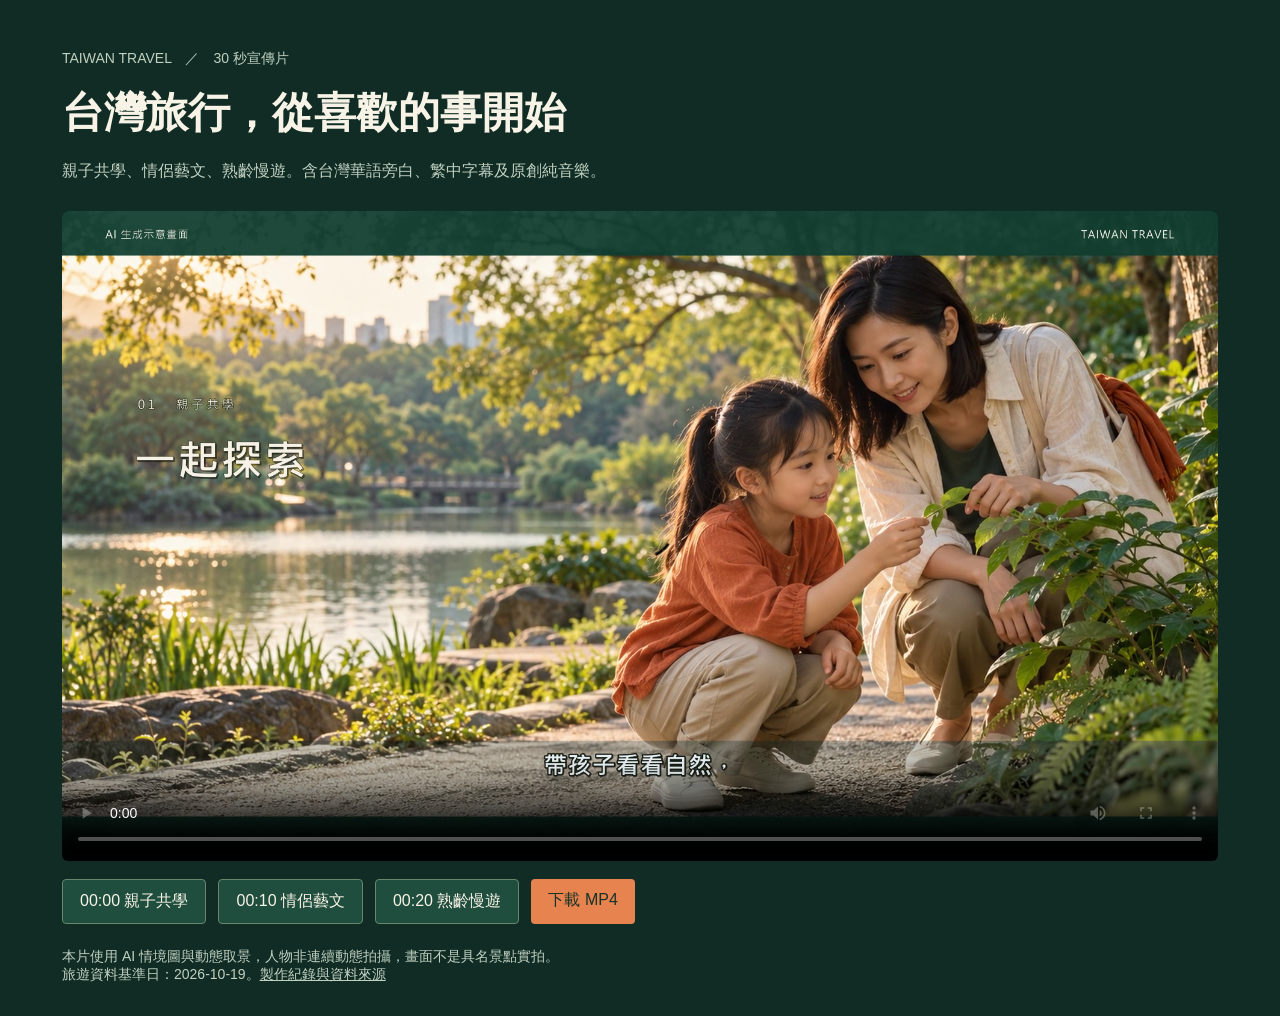
<file: video/watch.html>
<!doctype html><html lang="zh-Hant"><head><meta charset="utf-8"><meta name="viewport" content="width=device-width,initial-scale=1"><title>台灣旅行，從喜歡的事開始</title><style>*{box-sizing:border-box}body{margin:0;background:#102c24;color:#f8f3e7;font-family:"Microsoft JhengHei",sans-serif}main{max-width:1200px;margin:auto;padding:32px 22px}h1{font-size:clamp(25px,4vw,42px);margin:12px 0}p{color:#c0d0c1;line-height:1.8}video{display:block;width:100%;aspect-ratio:16/9;background:#000;border-radius:6px;margin-top:25px}nav{display:flex;gap:12px;flex-wrap:wrap;margin-top:18px}button,a{font:inherit;color:#f8f3e7;background:#1f4e3e;border:1px solid #64876d;padding:11px 17px;border-radius:4px;text-decoration:none;cursor:pointer}a{background:#e7834f;color:#183329;border:0}button:focus-visible,a:focus-visible{outline:3px solid #f4b775;outline-offset:4px}.small{font-size:14px}footer{margin-top:24px;font-size:14px;color:#c0d0c1}footer a{background:none;padding:0;color:#c0d0c1;text-decoration:underline}</style></head><body><main><p class="small">TAIWAN TRAVEL　／　30 秒宣傳片</p><h1>台灣旅行，從喜歡的事開始</h1><p>親子共學、情侶藝文、熟齡慢遊。含台灣華語旁白、繁中字幕及原創純音樂。</p><video controls playsinline preload="metadata" poster="render_v1/previews/frame-02.0.png"><source src="final/taiwan-travel-30s-v01.mp4" type="video/mp4">請下載影片後使用本機播放器觀看。</video><nav aria-label="影片章節"><button data-time="0">00:00 親子共學</button><button data-time="10">00:10 情侶藝文</button><button data-time="20">00:20 熟齡慢遊</button><a href="final/taiwan-travel-30s-v01.mp4" download>下載 MP4</a></nav><footer>本片使用 AI 情境圖與動態取景，人物非連續動態拍攝，畫面不是具名景點實拍。<br>旅遊資料基準日：2026-10-19。<a href="production-v1.md">製作紀錄與資料來源</a></footer></main><script>const v=document.querySelector('video');document.querySelectorAll('[data-time]').forEach(b=>b.onclick=()=>{v.currentTime=Number(b.dataset.time);v.play().catch(()=>{})});</script></body></html>
</file>
<file: site/styles.css>
*{box-sizing:border-box}html{scroll-behavior:smooth;scroll-padding-top:28px}body{margin:0;background:#fcfaf5;color:#173d33;font:18px/1.7 system-ui,'Microsoft JhengHei',sans-serif}button,input,select,textarea{font:inherit}button,a,input,select,textarea,summary{-webkit-tap-highlight-color:transparent}button,a{touch-action:manipulation}button{cursor:pointer}a{color:inherit}button:disabled{opacity:.45;cursor:not-allowed}button:focus-visible,a:focus-visible,summary:focus-visible,input:focus-visible,select:focus-visible,textarea:focus-visible{outline:3px solid #b84516;outline-offset:5px}h1,h2,h3,p{margin:0}h2{font-size:clamp(1.9rem,3.2vw,3rem);line-height:1.35;letter-spacing:-.04em}h3{font-size:1.35rem;line-height:1.5}img{max-width:100%;display:block}.wrap{width:min(1240px,calc(100% - 80px));margin:auto}.site-header{height:104px;padding:0 40px;display:flex;align-items:center;justify-content:space-between;gap:24px}.brand{display:flex;align-items:center;gap:12px;text-decoration:none;font-size:24px;font-weight:700;letter-spacing:.1em}.brand svg{width:44px;height:44px}.brand small{display:block;font-size:10px;letter-spacing:.23em;line-height:1.7}.site-header nav{display:flex;align-items:center;gap:35px;font-size:16px}.site-header nav a{text-decoration:none;padding:10px 0}.site-header .nav-cta{border:1px solid #173d33;padding:10px 24px}.nav-cta span{margin-left:20px}.skip{position:fixed;top:-100px;left:15px;z-index:9;background:white;padding:15px}.skip:focus{top:10px}.hero{min-height:660px;background:#123e32;position:relative;isolation:isolate;overflow:hidden;color:#fff7e7}.hero-picture{position:absolute;inset:0 0 0 33%;z-index:-2}.hero-picture img{width:100%;height:100%;object-fit:cover;object-position:68% center}.hero:after{content:'';position:absolute;inset:0;background:linear-gradient(90deg,#123e32 0%,#123e32f5 29%,#123e3280 48%,transparent 75%);z-index:-1}.hero-copy{padding:70px max(40px,calc((100vw - 1240px)/2));padding-right:0;max-width:800px}.eyebrow{font-size:12px;letter-spacing:.2em;font-weight:650;margin-bottom:22px}.hero h1{font-family:Georgia,'Noto Serif TC','PMingLiU',serif;font-size:clamp(3.2rem,5.7vw,5.4rem);line-height:1.22;font-weight:500;letter-spacing:-.03em}.hero h1 span{color:#f4b284}.hero-lead{margin:25px 0 30px;color:#e6ecdf}.button{min-height:52px;padding:13px 24px;border:1px solid transparent;display:inline-flex;justify-content:center;align-items:center;gap:25px;text-decoration:none;font-size:17px;font-weight:650;border-radius:2px}.orange{background:#f2a173;color:#20372d}.dark{background:#173d33;color:white}.secondary{border-color:#173d33;background:transparent}.outline{border-color:#c7d6cb;background:transparent;color:inherit}.hero-tags{display:flex;gap:22px;margin-top:42px;font-size:14px;color:#e3e7d8}.hero-tags span+span{border-left:1px solid #9aaf9a;padding-left:22px}.image-credit{position:absolute;right:20px;bottom:16px;background:#19382cbd;color:white;font-size:12px;padding:3px 10px;z-index:1}.hero-mark{position:absolute;right:24px;top:38px;writing-mode:vertical-rl;font-size:15px;letter-spacing:.3em;text-shadow:0 1px 6px #173d33}.disclosure{display:flex;align-items:center;gap:18px;padding-top:22px;padding-bottom:22px;border-bottom:1px solid #d8ded0;font-size:14px}.badge{font-size:12px;letter-spacing:.05em;white-space:nowrap;background:#f2e1cf;padding:4px 10px;color:#714325;display:inline-block}.approach{padding-top:96px;padding-bottom:96px;display:grid;grid-template-columns:1fr 1fr;gap:100px}.section-heading>p:last-child{margin-top:24px;color:#5a6c60}.approach-steps article{display:flex;gap:26px;border-bottom:1px solid #d6ddd0;padding:20px 0}.approach-steps article:first-child{padding-top:0}.approach-steps article>span{font:italic 27px Georgia;color:#af5a32}.approach-steps p{color:#5a6c60;margin-top:8px}.planner-section{background:#eceee3;padding:76px 0}.planner-heading,.section-top{display:flex;align-items:end;justify-content:space-between;gap:30px;margin-bottom:32px}.planner-heading>p{font-size:16px}.muted,.helper{color:#596b5e}.helper{font-size:14px;margin-top:9px}.data-status{font-size:14px;padding:12px 0;border-top:1px solid #cbd4c4;margin-bottom:22px}.form-grid{display:grid;grid-template-columns:1fr 1fr;gap:30px 40px}.full{grid-column:1/-1}.field{padding:0;border:0;min-width:0;margin:0}.field legend,.field-label{font-weight:650;margin-bottom:18px;display:block;font-size:20px}.step{font:italic 19px Georgia;color:#a65831;margin-right:10px}.required{font-size:12px;font-weight:400;color:#586a5c;margin-left:10px;white-space:nowrap}.audiences{display:grid;grid-template-columns:repeat(3,1fr);gap:16px}.audience,.pills label{position:relative;cursor:pointer}.audience input,.pills input{position:absolute;width:1px;height:1px;opacity:0}.audience>span{display:grid;grid-template-columns:42px 1fr;gap:0 18px;border:1px solid #aab9a6;padding:22px;background:#f9faf3;min-height:110px;transition:background .15s}.audience svg{width:36px;height:36px;grid-row:1/3;align-self:center;fill:none;stroke:currentColor;stroke-width:1.6}.audience strong{font-size:24px}.audience small{color:#596b5e;font-size:14px}.audience input:checked+span,.pills input:checked+span{background:#173d33;color:#fff7e7;border-color:#173d33}.audience input:checked+span small{color:#dce6d5}.audience input:focus-visible+span,.pills input:focus-visible+span{outline:3px solid #b84516;outline-offset:4px}.pills{display:flex;gap:12px;flex-wrap:wrap}.pills label>span{display:block;min-height:52px;padding:12px 20px;border:1px solid #aab9a6;background:#f9faf3}.days{display:grid;grid-template-columns:repeat(3,1fr)}.days label>span{padding:12px 8px;text-align:center}.days small{display:block;font-size:12px}.field-error{color:#a63016;font-size:14px;min-height:1.5em;margin-top:6px}.budget-inputs{display:flex;gap:10px;flex-wrap:wrap}.budget-inputs select{width:48%;min-width:180px}.money-input{flex:1;min-width:180px;display:flex;align-items:center;background:#fffdf8;border:1px solid #9aaa98;padding-left:12px}.money-input span{font-size:14px}.money-input input{border:0;width:100%;min-width:0;background:transparent}.money-input:has(input:disabled){opacity:.5}input:not([type=radio]):not([type=checkbox]),select,textarea{padding:12px;border:1px solid #9aaa98;border-radius:0;background:#fffdf8;color:#173d33;max-width:100%}input,select{min-height:52px}.budget-presets{display:flex;gap:8px;margin-top:8px}.budget-presets button{background:transparent;border:0;text-decoration:underline;text-underline-offset:4px;color:#254c3a;min-height:44px;padding:6px 12px}.extras{border-top:1px solid #cbd4c4;border-bottom:1px solid #cbd4c4;padding:18px 0}.extras summary{cursor:pointer;min-height:44px;padding:7px 0;font-weight:600}.extras summary span{font-size:13px;margin-left:18px;font-weight:400}.extra-grid{display:grid;grid-template-columns:1fr 1fr;gap:40px;margin-top:20px}.extra-grid label,.inquiry-panel label{display:block;margin-bottom:8px}.extra-grid input,.extra-grid textarea{width:100%}.form-bottom{display:flex;align-items:center;justify-content:space-between;gap:28px;margin-top:30px}.form-bottom p{font-size:14px;color:#596b5e}.form-bottom>div{display:flex;gap:18px;align-items:center}.text-button{border:0;background:transparent;text-decoration:underline;text-underline-offset:5px;color:inherit;padding:10px;min-height:44px}.form-message{color:#9b3219;margin-top:14px}.results-section,.comparison-section{padding-top:80px;padding-bottom:30px}.count-badge{font-size:14px;white-space:nowrap;border:1px solid #b7c2af;border-radius:30px;padding:5px 16px}.result-status,.section-note{color:#5b6b5e;margin-bottom:25px;font-size:16px}.results-grid{display:grid;grid-template-columns:repeat(3,minmax(0,1fr));gap:24px}.plan-card{border:1px solid #cfd7c7;background:#fffdf8;min-width:0}.card-image{height:220px;position:relative;background:#dce4d4;overflow:hidden}.card-image img{height:100%;width:100%;object-fit:cover}.card-image .badge{position:absolute;top:15px;left:15px}.card-image .image-credit{bottom:8px;right:8px}.card-body{padding:26px}.card-region{font-size:13px;letter-spacing:.08em;margin-bottom:10px;color:#63725f}.plan-card h3{font-size:25px}.chips{display:flex;flex-wrap:wrap;gap:8px;margin:15px 0}.chip{font-size:12px;padding:3px 8px;background:#edf0e5}.price-label{font-size:12px;margin-top:20px}.price{font-size:32px;line-height:1.35;font-family:Georgia,serif}.price small{font:12px system-ui;margin-left:6px}.mock-note{font-size:12px;color:#77523d;margin-top:12px}.reason{border-top:1px solid #dae0d1;padding-top:18px;margin-top:20px;font-size:16px}.highlights{padding-left:20px;font-size:16px;margin:14px 0}.plan-card details{font-size:14px;border-top:1px solid #dae0d1;padding-top:10px}.plan-card summary{cursor:pointer;min-height:44px;padding:10px 0;font-weight:650}.plan-card details p,.plan-card details ul{margin:12px 0}.plan-card details ul{padding-left:20px}.source-link{overflow-wrap:anywhere;display:block;margin:8px 0;text-underline-offset:3px}.source-meta{font-size:12px;color:#596b5e}.card-actions{display:flex;flex-wrap:wrap;gap:8px;margin-top:20px}.card-actions button{padding:10px 12px;min-height:48px;font-size:14px;border:1px solid #173d33;background:transparent;color:#173d33;flex:1}.card-actions button[aria-pressed=true]{background:#173d33;color:#fff}.comparison-grid{display:grid;grid-template-columns:repeat(3,minmax(0,1fr));gap:20px}.comparison-item{border-top:3px solid #b75c31;background:#efefe4;padding:25px;min-width:0}.comparison-item p{font-size:16px;margin:12px 0}.comparison-item ul{padding-left:20px;font-size:15px}.comparison-item .price{font-size:28px}.empty-hint{grid-column:1/-1;padding:28px;border:1px dashed #bac6b2;color:#64715f;font-size:16px}.film-section{display:grid;grid-template-columns:1fr 2fr;gap:60px;align-items:center;padding-top:90px;padding-bottom:90px}.film-section p{margin:20px 0}.film-section video{display:block;width:100%;height:auto;background:#123e32}.inquiry-section{background:#173d33;color:#fff8e9;padding:85px 0}.inquiry-grid{display:grid;grid-template-columns:.8fr 1.2fr;gap:80px}.inquiry-grid h2{font-family:Georgia,'PMingLiU',serif;font-weight:500;font-size:clamp(2.6rem,4vw,4rem)}.inquiry-grid>div>p{margin-top:25px;color:#dde5d4}.privacy-note{display:flex;gap:18px;border-top:1px solid #68816b;margin-top:40px;padding-top:24px;font-size:14px;color:#dbe3d2}.privacy-note>span{font-size:28px}.inquiry-top{display:flex;justify-content:space-between;align-items:center;gap:15px;margin-bottom:22px;font-size:13px}.inquiry-panel textarea{width:100%;font-size:14px;line-height:1.8;resize:vertical;min-height:260px;background:#fbf8ed}.inquiry-actions{display:flex;flex-wrap:wrap;gap:10px;margin-top:16px}.inquiry-actions .button{font-size:14px;padding:12px 15px;gap:12px}.inquiry-panel>p{font-size:14px;margin-top:18px;color:#f4d3b1}.sources-section{padding-top:45px;padding-bottom:45px}.sources-section summary{cursor:pointer;min-height:44px;font-size:18px;padding:10px 0}.sources-copy{padding-top:15px;color:#576854;font-size:15px}.sources-copy p{margin-bottom:15px}.sources-copy a{display:inline-block;margin:5px 25px 5px 0;min-height:44px}.site-footer{display:flex;justify-content:space-between;gap:35px;align-items:center;border-top:1px solid #cfd7c7;padding-top:30px;padding-bottom:35px;font-size:14px}.site-footer p span{font-size:12px;color:#64735f}.site-footer>a:last-child{min-height:44px;padding:10px 0}.noscript{background:#fff0d4;padding:30px} [hidden]{display:none!important}
@media(min-width:1000px){.results-grid:has(.plan-card:only-child){grid-template-columns:minmax(0,650px)}.results-grid:has(.plan-card:only-child) .card-image{height:320px}}
@media(max-width:1000px){.wrap{width:calc(100% - 48px)}.site-header{padding:0 24px}.hero-copy{padding-left:30px}.hero h1{font-size:4rem}.hero-picture{left:25%}.approach{gap:45px}.audience>span{padding:18px;grid-template-columns:1fr;gap:5px}.audience svg{grid-row:auto}.results-grid{grid-template-columns:repeat(2,minmax(0,1fr))}.inquiry-grid{gap:35px;grid-template-columns:1fr 1.3fr}.form-bottom{align-items:start;flex-direction:column}.comparison-grid{grid-template-columns:repeat(2,minmax(0,1fr))}.film-section{gap:35px}.site-footer{flex-wrap:wrap}}
@media(max-width:600px){body{font-size:18px}.wrap{width:calc(100% - 36px)}.site-header{height:86px;padding:0 18px;gap:12px}.brand{font-size:20px;gap:8px}.brand svg{width:32px}.brand small{font-size:8px}.site-header nav>a:not(.nav-cta){display:none}.site-header .nav-cta{font-size:13px;padding:10px 12px}.nav-cta span{margin-left:8px}.hero{min-height:710px}.hero-picture{inset:0;opacity:.7}.hero-picture img{object-position:40% center}.hero:after{background:linear-gradient(0deg,#123e32 3%,#123e32b8 63%,#123e3266)}.hero-copy{padding:220px 24px 45px;max-width:none}.hero h1{font-size:3.1rem}.hero .eyebrow{font-size:10px;margin-bottom:18px}.hero-lead{font-size:16px}.hero-tags{font-size:12px;gap:14px;margin-top:30px}.hero-tags span+span{padding-left:14px}.hero-mark{right:14px;top:20px;font-size:12px}.image-credit{font-size:10px;bottom:7px;right:8px}.disclosure{align-items:start;gap:10px;font-size:12px}.approach{grid-template-columns:1fr;gap:35px;padding-top:55px;padding-bottom:55px}.approach-steps p{font-size:16px}.planner-section{padding:50px 0}.planner-heading,.section-top{align-items:start;flex-direction:column;gap:16px}.planner-heading>p{font-size:15px}.form-grid{grid-template-columns:1fr;gap:22px}.full{grid-column:auto}.audiences{gap:8px}.audience>span{padding:12px 8px;text-align:center;justify-items:center;min-height:150px}.audience strong{font-size:22px}.audience small{font-size:12px}.audience svg{width:28px}.required{font-size:11px;margin-left:4px}.field legend,.field-label{font-size:18px}.pills{gap:8px}.styles label{flex:1 0 42%;text-align:center}.pills label>span{padding:12px 8px}.budget-inputs{flex-direction:column}.budget-inputs select{width:100%}.money-input{width:100%}.extra-grid{grid-template-columns:1fr;gap:20px}.form-bottom>div{width:100%;flex-direction:column-reverse;align-items:stretch}.form-bottom .button{font-size:15px;padding:14px}.results-section,.comparison-section{padding-top:50px;padding-bottom:15px}.results-grid,.comparison-grid{grid-template-columns:1fr}.card-body{padding:22px}.card-image{height:215px}.film-section{grid-template-columns:1fr;gap:25px;padding-top:55px;padding-bottom:55px}.film-section h2 br{display:none}.film-section p{margin:15px 0}.inquiry-section{padding:55px 0}.inquiry-grid{grid-template-columns:1fr;gap:40px}.inquiry-top{flex-wrap:wrap}.inquiry-actions{display:grid;grid-template-columns:1fr}.sources-section{padding-top:30px;padding-bottom:30px}.site-footer{align-items:start;flex-direction:column;gap:20px}.eyebrow{font-size:10px}.section-top h2{font-size:1.9rem}}
@media(prefers-reduced-motion:reduce){html{scroll-behavior:auto}*{transition:none!important}}
.hero h1 span{display:inline-block;white-space:nowrap}.audience>span,.pills label>span{position:relative}.audience input:checked+span:after{content:'✓';position:absolute;right:10px;top:4px;font-size:16px}.pills input:checked+span:before{content:'✓ ';font-size:14px}.source-link{min-height:44px;padding:6px 0}.comparison-item button,.media-retry{min-height:44px;border:1px solid currentColor;background:transparent;color:inherit;padding:8px 15px}.card-image>.helper{padding:50px 20px 0}.card-image>.media-retry{margin-left:20px;font-size:14px}.money-input input{border:0!important}.hero-picture>.media-retry{position:absolute;right:25px;bottom:50px;background:#173d33;color:white}
@media(max-width:800px){.site-header nav>a:not(.nav-cta){display:none}.brand small,.nav-cta{white-space:nowrap}}
</file>
